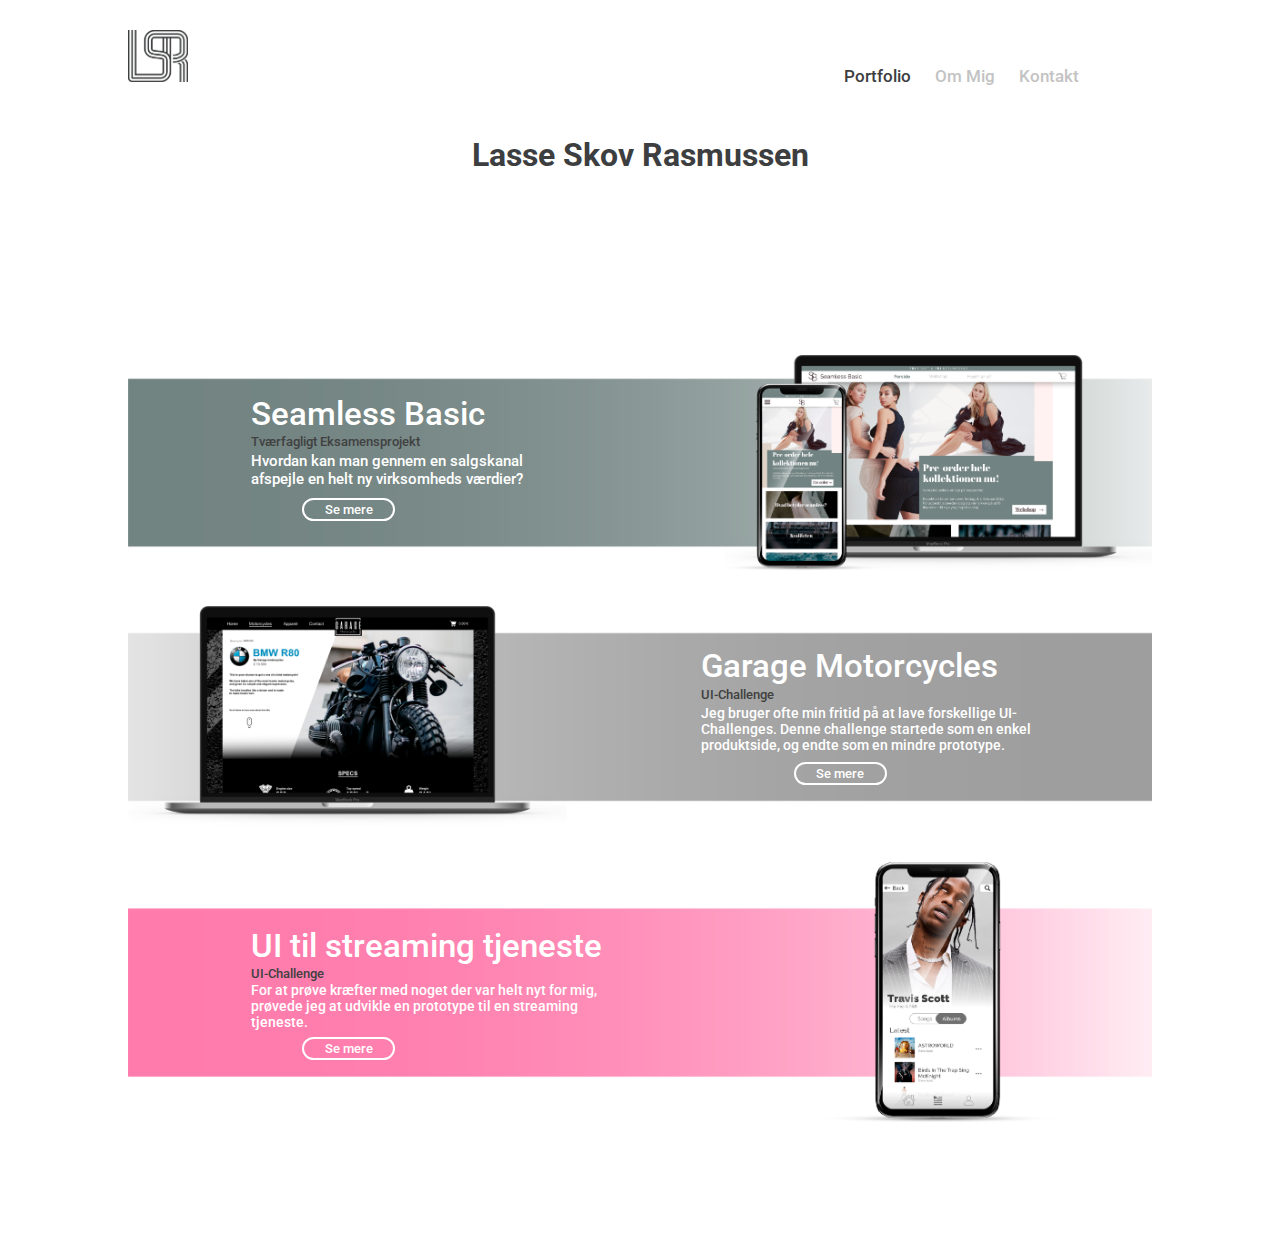
<file: index.html>
<!DOCTYPE html>



<html lang="da">

<head>
    <meta charset="utf-8">
    <!-- udfyld linje 6 til SEO-->
    <meta name="description" content="">
    <meta name="viewport" content="width=device-width, initial-scale=1.0">
    <title>Lasse Skov - Digital designer</title>
    <link rel="stylesheet" href="css/style.css">
    <link href="https://fonts.googleapis.com/css?family=Roboto:500" rel="stylesheet">
    <link href="https://fonts.googleapis.com/css?family=Merriweather|Montserrat" rel="stylesheet">
    <link href="https://fonts.googleapis.com/css?family=Roboto" rel="stylesheet">

</head>

<body>
    <button onclick="topFunction()" id="myBtn" title="Go to top"><img src="images/pil.png" alt="pil"></button>

    <div id="myNav" class="overlay">
        <a href="javascript:void(0)" class="closebtn" onclick="closeNav()">&times;</a>
        <div class="overlay-content">
            <a href="index.html">Portfolio</a>
            <a href="about.html">Om mig</a>
            <a href="contact.html">Kontakt</a>
            <img src="images/logo.png" alt="logo" class="burgerlogo">
        </div>
    </div>
    <header>
        <a href="index.html"><img src="images/logo.png" alt="logo" class="headerlogo"></a>
        <nav>
            <a class="current" href="index.html">Portfolio</a>
            <a href="about.html">Om Mig</a>
            <a href="contact.html">Kontakt</a>
        </nav>
        <span class="burgermenu" onclick="openNav()">&#9776;</span>





    </header>
    <div class="hero">
        <h1 class="overskrift">Lasse Skov Rasmussen</h1>
    </div>

    <!--thumbs mobil -->

    <div class="thumbmobil">
        <!-- thumb mobil 1 -->
        <div class="mobilthumb">
            <img src="images/seammobil.png" alt="produktbillede">
            <div class="tekst">
                <h1 class="mobilthumbheader">Seamless Basic</h1>

                <p class="mobilemne">Tværfagligt Eksamensprojekt</p>
                <p class="mobilbeskrivende">Hvordan kan man gennem en salgskanal
                    afspejle en helt ny virksomheds værdier?</p>

                <div class="mobilknap"><a href="seamless.html">Se mere</a></div>
            </div>
        </div>

        <!-- thumb mobil 2 -->
        <div class="mobilthumb">
            <img src="images/garagemobil.png" alt="produktbillede">
            <div class="tekst">
                <h1 class="mobilthumbheader">Garage Motorcycles</h1>

                <p class="mobilemne">UI-Challenge</p>
                <p class="mobilbeskrivende2">Jeg bruger ofte min fritid på at lave forskellige UI-Challenges. Denne challenge
                    startede som en enkel produktside, og endte som en mindre prototype.</p>

                <div class="mobilknap2"><a href="garage.html">Se mere</a></div>
            </div>
        </div>

        <!-- thumb mobil 3 -->

        <div class="mobilthumb">
            <img src="images/musikmobil.png" alt="produktbillede">
            <div class="tekst">
                <h1 class="mobilthumbheader">UI til streaming tjeneste</h1>

                <p class="mobilemne">UI-Challenge</p>
                <p class="mobilbeskrivende">For at prøve kræfter med noget der var helt nyt for mig,
                    udviklede jeg en prototype til en streaming tjeneste.</p>

                <div class="mobilknap2"><a href="seamless.html">Se mere</a></div>
            </div>
        </div>


    </div>

    <!--thumbs computer -->
    <div class="thumbs">
        <div class="thumb1">
            <img src="images/seamlessthumb.png" alt="produktbillede">
            <div class="tekst">
                <h1 class="thumbheader1">Seamless Basic</h1>

                <p class="emne">Tværfagligt Eksamensprojekt</p>
                <p class="beskrivende">Hvordan kan man gennem en salgskanal
                    afspejle en helt ny virksomheds værdier?</p>

                <div class="knap1"><a href="seamless.html">Se mere</a></div>
            </div>
        </div>

        <!-- thumb 2 -->
        <div class="thumb2">
            <img src="images/garage.png" alt="produktbillede">
            <div class="tekst">
                <h1 class="thumbheader2">Garage Motorcycles</h1>

                <p class="emne2">UI-Challenge</p>
                <p class="beskrivende2">Jeg bruger ofte min fritid på at lave forskellige UI-Challenges. Denne challenge
                    startede som en enkel produktside, og endte som en mindre prototype.</p>

                <div class="knap2"><a href="garage.html">Se mere</a></div>
            </div>


        </div>

        <!-- thumb3-->
        <div class="thumb1">
            <img src="images/musik.png" alt="produktbillede">
            <div class="tekst">
                <h1 class="thumbheader3">UI til streaming tjeneste</h1>

                <p class="emne3">UI-Challenge</p>
                <p class="beskrivende3">For at prøve kræfter med noget der var helt nyt for mig,
                    prøvede jeg at udvikle en prototype til en streaming tjeneste. </p>

                <div class="knap3"><a href="#">Se mere</a></div>
            </div>
        </div>

    </div>





           <script>
        function openNav() {
            document.getElementById("myNav").style.width = "100%";
        }

        function closeNav() {
            document.getElementById("myNav").style.width = "0%";
        }

        $(".hover").mouseleave(
            function() {
                $(this).removeClass("hover");
            }
        );
    </script>
        <script>
 window.onscroll = function() {scrollFunction()};

function scrollFunction() {
  if (document.body.scrollTop > 20 || document.documentElement.scrollTop > 20) {
    document.getElementById("myBtn").style.display = "block";
  } else {
    document.getElementById("myBtn").style.display = "none";
  }
}

// When the user clicks on the button, scroll to the top of the document
function topFunction() {
  document.body.scrollTop = 0;
  document.documentElement.scrollTop = 0;
}
    </script>
       

        
    


</body>
</html>
</file>
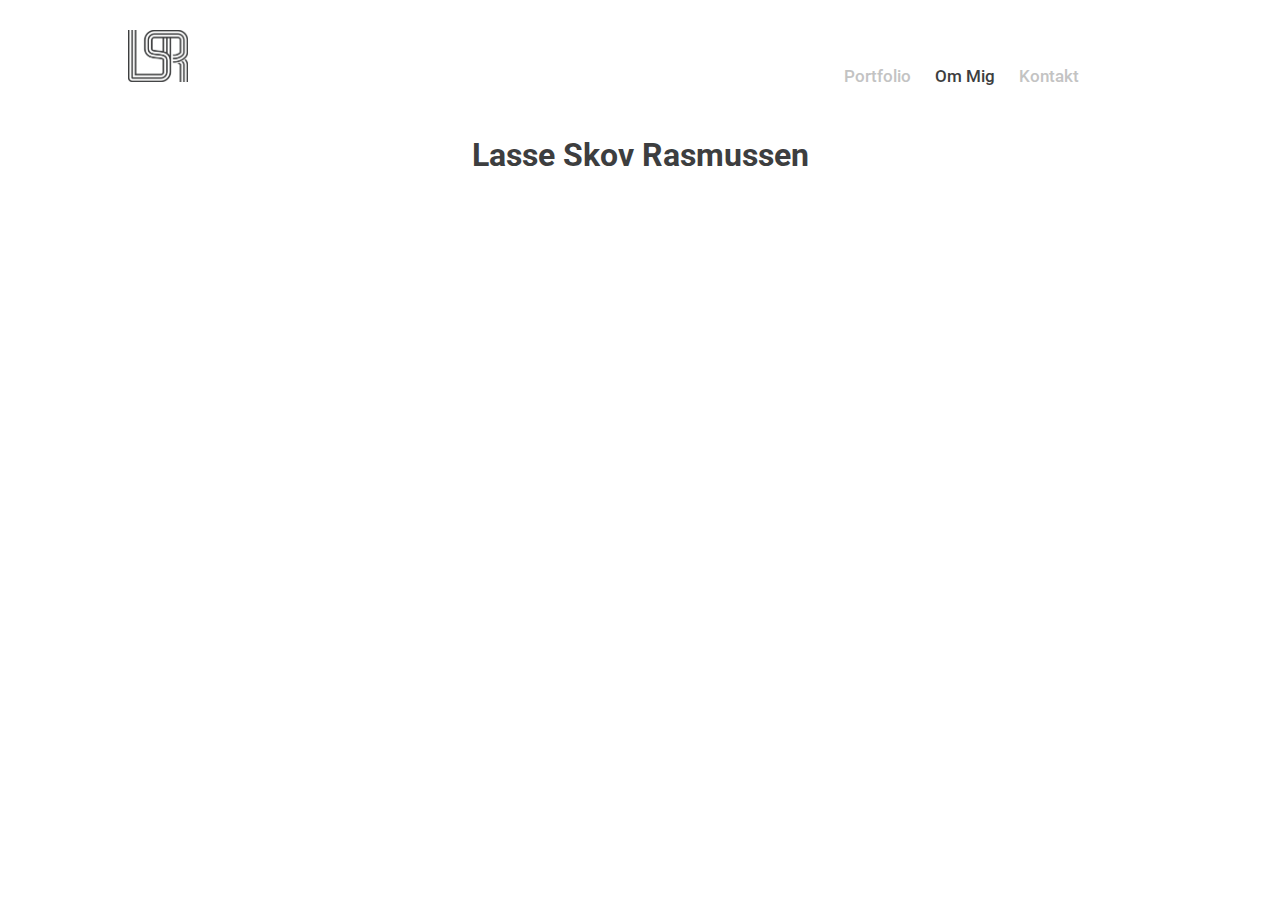
<file: about.html>
<!DOCTYPE html>



<html lang="da">

<head>
    <meta charset="utf-8">
    <!-- udfyld linje 6 til SEO-->
    <meta name="description" content="">
    <meta name="viewport" content="width=device-width, initial-scale=1.0">
    <title>Lasse Skov - Digital designer</title>
    <link rel="stylesheet" href="css/style.css">
    <link href="https://fonts.googleapis.com/css?family=Roboto:500" rel="stylesheet">
    <link href="https://fonts.googleapis.com/css?family=Merriweather|Montserrat" rel="stylesheet">
    <link href="https://fonts.googleapis.com/css?family=Roboto" rel="stylesheet">
  
</head>

<body>
  
  <div id="myNav" class="overlay">
  <a href="javascript:void(0)" class="closebtn" onclick="closeNav()">&times;</a>
  <div class="overlay-content">
    <a href="#">Portfolio</a>
    <a href="#">Om mig</a>
    <a href="#">Kontakt</a>
    <img src="images/logo.png" alt="logo" class="burgerlogo">
  </div>
</div>
  <header>
  <a href="index.html"><img src="images/logo.png" alt="logo" class="headerlogo"></a>
  <nav>
<a href="index.html">Portfolio</a>
  <a  class="current" href="about.html">Om Mig</a>
  <a href="contact.html">Kontakt</a>
      </nav>
  <span class="burgermenu" onclick="openNav()">&#9776;</span>
  

  


   </header>
   <div class="hero">
   <h1 class="overskrift">Lasse Skov Rasmussen</h1>
   </div>
   



<script>
function openNav() {
  document.getElementById("myNav").style.width = "100%";
}

function closeNav() {
  document.getElementById("myNav").style.width = "0%";
}
    
     $(".hover").mouseleave(
    function () {
      $(this).removeClass("hover");
    }
  );
</script>


</body>
</html>
</file>
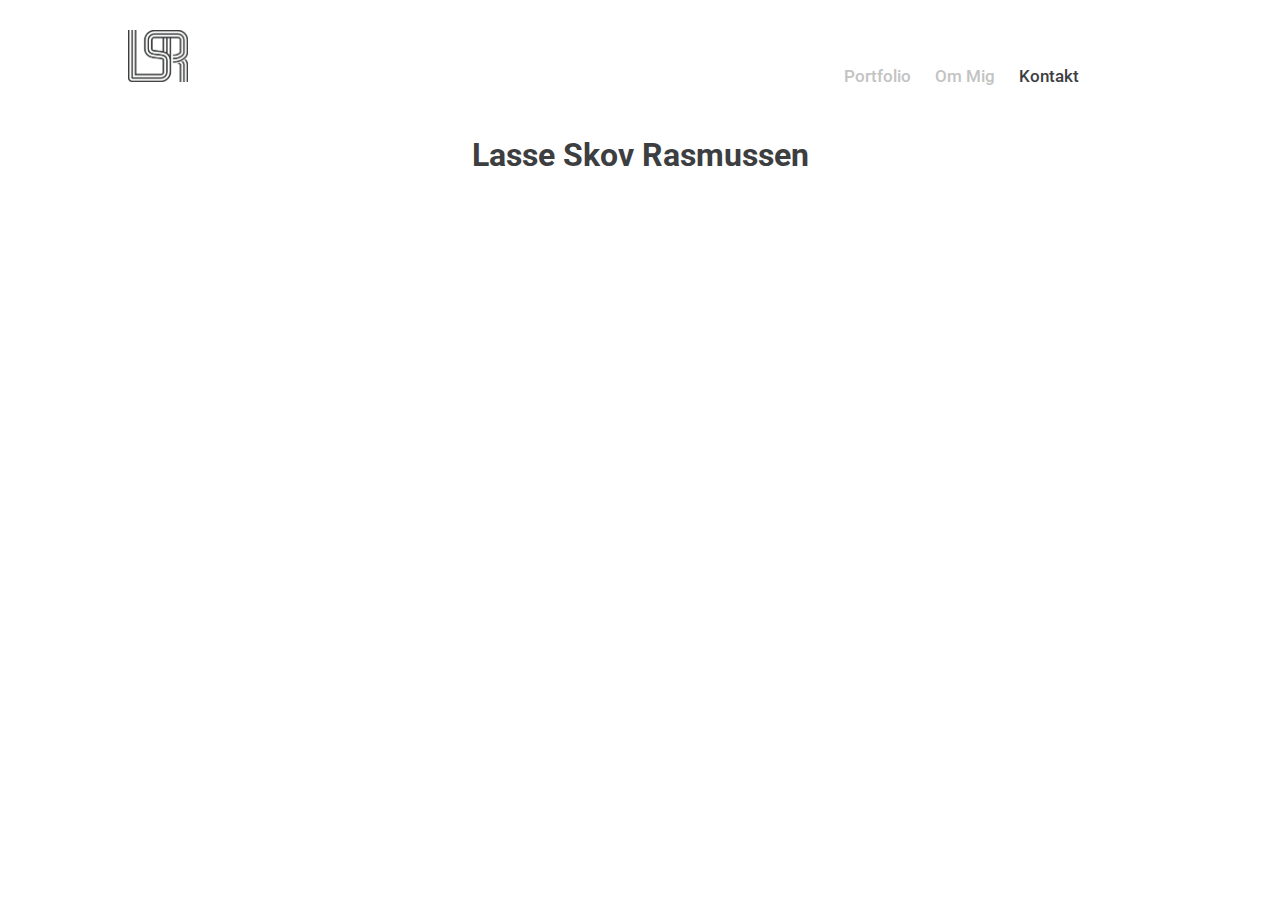
<file: contact.html>
<!DOCTYPE html>



<html lang="da">

<head>
    <meta charset="utf-8">
    <!-- udfyld linje 6 til SEO-->
    <meta name="description" content="">
    <meta name="viewport" content="width=device-width, initial-scale=1.0">
    <title>Lasse Skov - Digital designer</title>
    <link rel="stylesheet" href="css/style.css">
    <link href="https://fonts.googleapis.com/css?family=Roboto:500" rel="stylesheet">
    <link href="https://fonts.googleapis.com/css?family=Merriweather|Montserrat" rel="stylesheet">
    <link href="https://fonts.googleapis.com/css?family=Roboto" rel="stylesheet">
  
</head>

<body>
  
  <div id="myNav" class="overlay">
  <a href="javascript:void(0)" class="closebtn" onclick="closeNav()">&times;</a>
  <div class="overlay-content">
    <a href="#">Portfolio</a>
    <a href="#">Om mig</a>
    <a href="#">Kontakt</a>
    <img src="images/logo.png" alt="logo" class="burgerlogo">
  </div>
</div>
  <header>
  <a href="index.html"><img src="images/logo.png" alt="logo" class="headerlogo"></a>
  <nav class="nav">
<a  href="index.html">Portfolio</a>
  <a href="about.html">Om Mig</a>
  <a class="current" href="contact.html">Kontakt</a>
      </nav>
  <span class="burgermenu" onclick="openNav()">&#9776;</span>
  

  


   </header>
   <div class="hero">
   <h1 class="overskrift">Lasse Skov Rasmussen</h1>
   </div>
   



<script>
function openNav() {
  document.getElementById("myNav").style.width = "100%";
}

function closeNav() {
  document.getElementById("myNav").style.width = "0%";
}
    
     $(".hover").mouseleave(
    function () {
      $(this).removeClass("hover");
    }
  );
</script>


</body>
</html>
</file>
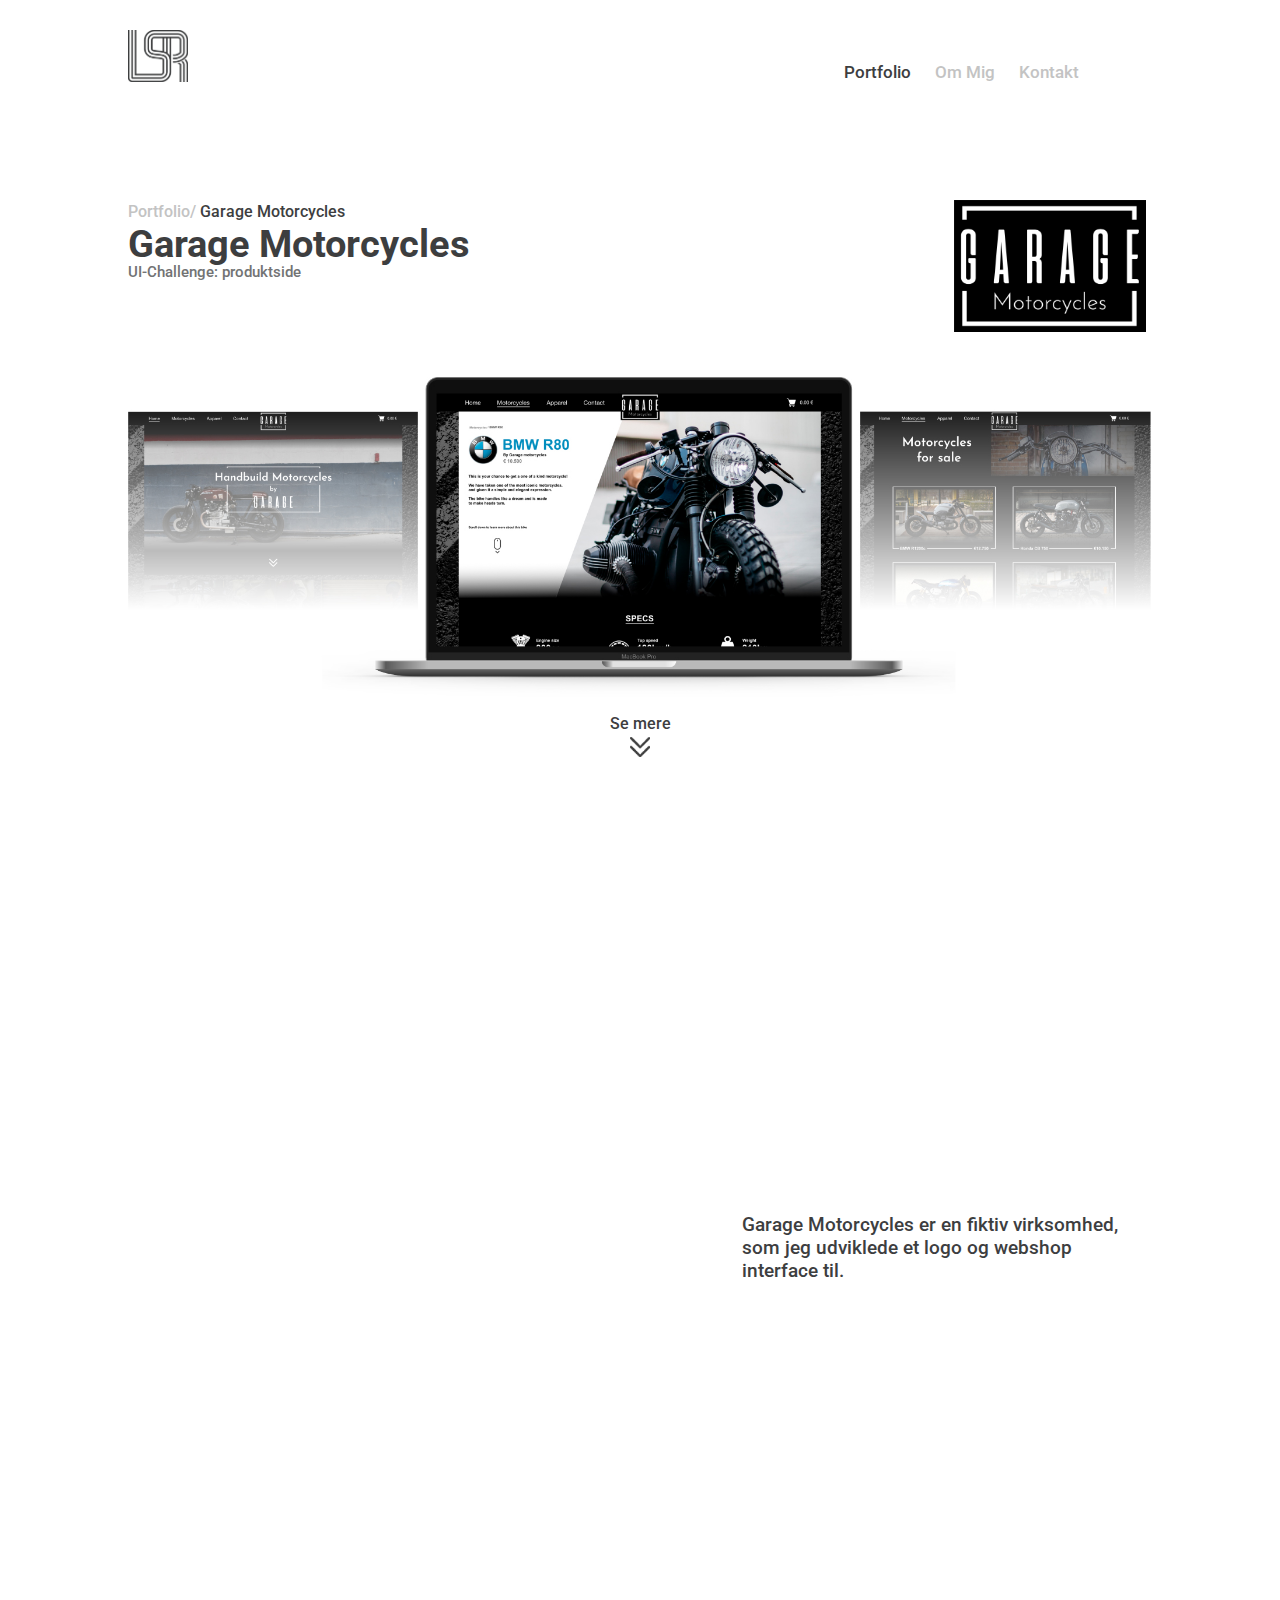
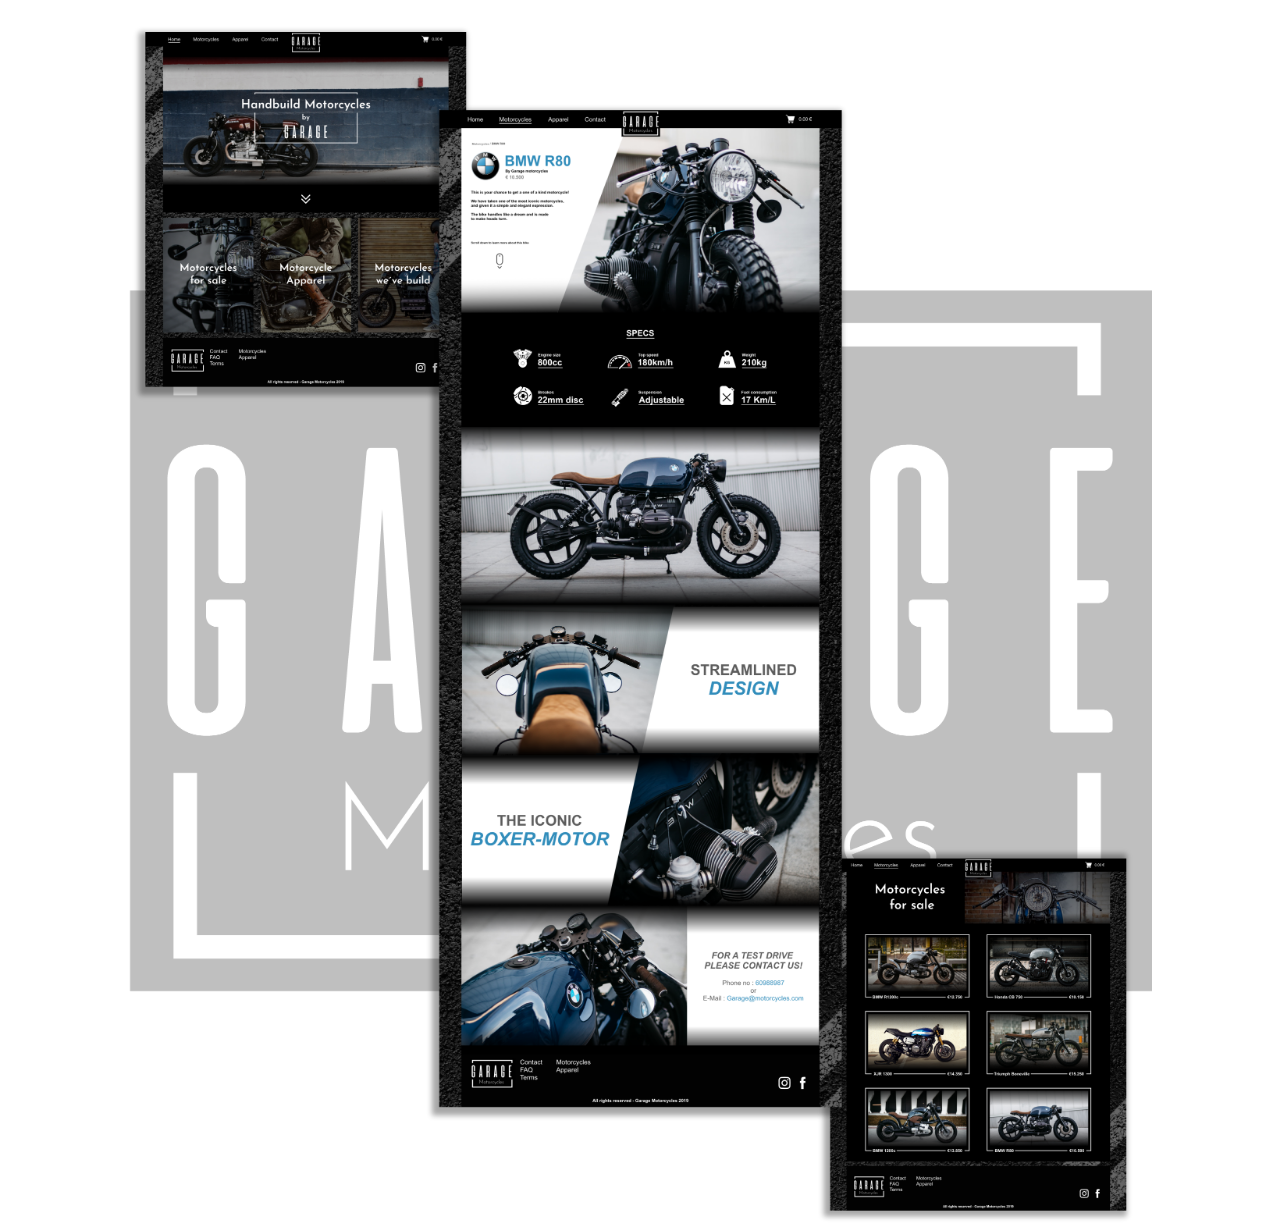
<file: garage.html>
<html lang="da">

<head>
    <!DOCTYPE html>



    <html lang="da">

    <head>
    <meta charset="utf-8">
    <!-- udfyld linje 6 til SEO-->
    <meta name="description" content="">
    <meta name="viewport" content="width=device-width, initial-scale=1.0">
    <title>Lasse Skov - Digital designer</title>
    <link rel="stylesheet" href="css/style.css">
    <link href="https://fonts.googleapis.com/css?family=Roboto:500" rel="stylesheet">
    <link href="https://fonts.googleapis.com/css?family=Merriweather|Montserrat" rel="stylesheet">
    <link href="https://fonts.googleapis.com/css?family=Roboto" rel="stylesheet">

</head>

<body>
    <button onclick="topFunction()" id="myBtn" title="Go to top"><img src="images/pil.png" alt="pil"></button>

    <div id="myNav" class="overlay">
        <a href="javascript:void(0)" class="closebtn" onclick="closeNav()">&times;</a>
        <div class="overlay-content">
            <a href="index.html">Portfolio</a>
            <a href="#">Om mig</a>
            <a href="#">Kontakt</a>
            <img src="images/logo.png" alt="logo" class="burgerlogo">
        </div>
    </div>
    <header>
        <a href="index.html"><img src="images/logo.png" alt="logo" class="headerlogo"></a>
        <nav>
            <a class="current" href="index.html">Portfolio</a>
            <a href="about.html">Om Mig</a>
            <a href="contact.html">Kontakt</a>
        </nav>
        <span class="burgermenu" onclick="openNav()">&#9776;</span>

    </header>
    <div class="hero">
        <div class="breadcrumbs">

            <a class="crumb" href="index.html">Portfolio/</a>
            <a class="nu" href="index.html">Garage Motorcycles</a>

        </div>

        <h1 class="titel">Garage Motorcycles</h1>
        <p class="undertitel">UI-Challenge: produktside</p>



        <img src="images/garagemobil.png" alt="produkt billede" class="seammobil">

        <img src="images/garage-logo.png" alt="logo" class="garagelogo">

        <img class="garagehead" src="images/garagehead.jpg" alt="produktbillede">
    </div>

    <div class="scroll2">
        <span class="sort">
            <p>Se mere</p>
        </span>
        <img src="images/scroll2.png" alt="scroll-icon">
    </div>

    <section class="garagetekst">
        <video class="garagevid1" autoplay loop >

            <source src="images/garagevid.mp4" type="video/mp4">

        </video>

        <video autoplay loop class="garagevid2" >
            <source  src="images/garagevid2.mp4" type="video/mp4">

        </video>

        <p>Garage Motorcycles er en fiktiv virksomhed, som jeg udviklede et logo og webshop interface til.
        </p>

    </section>

    <section class="seamless-sites">

        <img class="collage garagecollage" src="images/garagemid.png" alt="produktbilleder">

    </section>


    <script>
        function openNav() {
            document.getElementById("myNav").style.width = "100%";
        }

        function closeNav() {
            document.getElementById("myNav").style.width = "0%";
        }

        $(".hover").mouseleave(
            function() {
                $(this).removeClass("hover");
            }
        );
    </script>
    <script>
        window.onscroll = function() {
            scrollFunction()
        };

        function scrollFunction() {
            if (document.body.scrollTop > 20 || document.documentElement.scrollTop > 20) {
                document.getElementById("myBtn").style.display = "block";
            } else {
                document.getElementById("myBtn").style.display = "none";
            }
        }

        // When the user clicks on the button, scroll to the top of the document
        function topFunction() {
            document.body.scrollTop = 0;
            document.documentElement.scrollTop = 0;
        }
    </script>


</body>

</html>
</file>
<file: css/style.css>
/*mobil menu*/
@media (min-width:0px) and (max-width:1023px) {
    
    
#myBtn {
  display: none;
  position: fixed;
  bottom: 20px;
  right: 15px;
  z-index: 99;
  
  border: none;
  outline: none;
  background-color:transparent;
  color: white;
  border:solid 0.5px black; 
  cursor: pointer;
  padding: 10px;
  border-radius: 10px
  
}
    #myBtn img{
        width:15px;
    }
#myBtn:hover {
  background-color: pink;
}

    html body {
        font-family: 'Roboto', sans-serif;
        margin: 0;
        font-weight: 500;
    }

    /*mobil menu*/
    .overlay {
        height: 100%;
        width: 0;
        position: fixed;
        z-index: 1;
        top: 0;
        left: 0;
        background-color: white;
        overflow-x: hidden;
        transition: 0.5s;
    }

    .overlay-content {
        position: relative;
        top: 25%;
        width: 100%;
        text-align: center;
        margin-top: 30px;
    }

    .overlay a {
        padding: 8px;
        text-decoration: none;
        font-size: 36px;
        color: #3D3E3F;
        display: block;
        transition: 0.3s;


    }



    .overlay-content a {
        margin-top: 30px;
        font-weight: 100;
    }

    .overlay a:hover,
    .overlay a:focus {
        text-decoration: underline;
    }

    .overlay .closebtn {
        position: absolute;
        top: 20px;
        right: 45px;
        font-size: 60px;
    }



    .burgermenu {
        font-size: 40px;
        margin-left: 88%;
        position: relative;
        top: 23px;
        color: #3D3E3F;

    }

    .burgerlogo {
        max-width: 90px;
        margin-top: 40px;
    }

    .headerlogo {
        width: 50px;
        position: absolute;
        margin-left: 3%;
        top: 30px
    }

    .overskrift {
        text-align: center;
        font-family: 'Roboto', sans-serif;
        margin-top: 50px;
        color: #3D3E3F;
    }

    nav a {
        display: none;
    }

    .thumbs {
        display: none;
    }

    .breadcrumbs {
        display: none;
    }
    
    /* back to top*/
    #scroll {
    position:fixed;
    right:10px;
    bottom:10px;
    cursor:pointer;
    width:50px;
    height:50px;
    background-color:#3498db;
    text-indent:-9999px;
    display:none;
    -webkit-border-radius:60px;
    -moz-border-radius:60px;
    border-radius:60px
}
#scroll span {
    position:absolute;
    top:50%;
    left:50%;
    margin-left:-8px;
    margin-top:-12px;
    height:0;
    width:0;
    border:8px solid transparent;
    border-bottom-color:#ffffff;
}


    /*forside thumbs*/
    .mobilthumb {
        width: 100%;
        position: relative;
        text-align: center;
        margin-top: 5%;
    }

    .mobilthumb img {
        width: 100%;
        position: relative;

    }

    .mobilthumbheader {
        color: white;
        position: absolute;
        top: 47%;
        left: 50%;
        transform: translate(-50%, -50%);
        font-weight: 500;
        white-space: nowrap;
        font-size: 6vw;


    }

    .mobilemne {
        color: #414141;
        position: absolute;
        top: 55%;
        left: 50%;
        transform: translate(-50%, -50%);
        font-weight: 500;
        white-space: nowrap;
        font-size: 4vw;
    }

    .mobilbeskrivende {
        color: white;
        position: absolute;
        top: 65%;
        left: 50%;
        transform: translate(-50%, -50%);
        font-weight: 500;
        width: 80%;
        line-height: 25px;
        font-size:4vw;
    }

    .mobilbeskrivende2 {
        color: white;
        position: absolute;
        top: 70%;
        left: 50%;
        transform: translate(-50%, -50%);
        font-weight: 500;
        width: 80%;
        line-height: 25px;
       font-size:4vw;
            
    }

    .mobilknap a {

        position: absolute;
        top: 80%;
        left: 50%;
        transform: translate(-50%, -50%);
        font-family: roboto;
        text-decoration: none;
        color: white;
        font-size: 25px;
        font-weight: 500;
        border: 2px solid;
        border-radius: 100px;
        padding: 0.5% 3.5%
    }

    .mobilknap2 a {

        position: absolute;
        top: 91%;
        left: 50%;
        transform: translate(-50%, -50%);
        font-family: roboto;
        text-decoration: none;
        color: white;
        font-size: 25px;
        font-weight: 500;
        border: 2px solid;
        border-radius: 100px;
        padding: 0.5% 3.5%
    }

    /*seamless side*/
    
    .titel{
        text-align: center; 
        color:#3D3E3F;
        position: relative;
        top:70px;
        font-size:11vw;
        font-weight: 500;
    }
    
    .undertitel{
        
        text-align: center; 
        color:#727374;
        position: relative;
        top:50px;
        font-size: 3.8vw;
        
    }

    .back {
        display: none;
    }

    .headimg {
        display: none;

    }

    .seammobil {
        width: 100%;
        margin-bottom: -220px;
    }


    .scroll {
        display:none;
    }

    .seamlesstekst {
        
        background-color: #728381;
        color: white;
        width:100%;
        margin:0;
        padding-bottom: 20px;
  
    }

    .seamlesstekst img {
        width: 100%;
    }

    .seamlesstekst p {
      position: relative;
        width: 80%;
        left: 10%;
        font-size: 4.5vw;;
        font-weight: 500;

    }

    .collage {
        width:100%;
    }
    
    .seamvideo{
        width:100%;
        background-color:#728381;
          
    }
    
    .seamvideo p{
        margin:0;
        color:white;
        width:80%;
        margin-left:10%;
        padding-top:70px;
        font-size:4.5vw;
        font-weight: 500;
        text-align: center;
    }

    .seamvideo video {
        width: 100%;
       
    }
    
    .seamvideo2{
        width:100%;
        background-color:#728381;
    }
    
    .seamvideo2 video{
        width:100%;
    }
    
    .seamvideo2 p{
        margin:0;
        color:white;
        width:80%;
        margin-left:10%;
       
        font-size:4.5vw;
        font-weight: 500;
        text-align: center;
    }
    
    /*garage side*/
    .garagehead{
        display: none;
    }
    
    .scroll2{
        display: none;
    }
    
    .garagelogo{
        display: none;
    }
    
    .garagetekst {
        
        background-color: #9e9e9e;
        color: white;
        width:100%;
        margin:0;
        margin-top:-120px;
        padding-bottom: 20px;
  
    }

    .garagetekst video {
        width: 100%;
        margin-top:100px
    }

    .garagetekst p {
      position: relative;
        width: 80%;
        left: 10%;
        font-size: 4.5vw;
        font-weight: 500;
        
        margin-bottom: 80px;

    }
    
    .seamless-sites{
        background-color: #9e9e9e;
        width:100%;
    
    }
    
    .garagevid2{
        display: none;
    }
}

@media (min-width:600px )  {


    .headerlogo {
        width: 60px;
        margin-left: 6%;


    }
    

    .mobilthumb {
        width: 45%;
        position: relative;
        text-align: center;
        margin-top: 5%;
        margin-left: 3.3%;
        float: left;

    }

    .mobilknap a {
        top: 91%;
    }

    .mobilknap a,
    .mobilknap2 a {
        font-size: 20px;
    }
    
        
    .mobilthumbheader{
        font-size: 3.5vw;
    }
    
    .mobilemne{
        font-size: 1.9vw;
        margin:0;
    }
    
    .mobilbeskrivende, .mobilbeskrivende2{
        font-size: 2vw
    }

    /* seamless side*/
    .titel{
        font-size: 9vw;
    }
    
    .undertitel{
        font-size:3vw;
    }
    
    .seamlesstekst{
        width:100%;
        position: relative;
        height:400px;
        margin-top:-410px;
        background-color: transparent;
        padding:0;
        
        
    }
    
    .seamlesstekst img{
        width:50%;
        position: absolute;
         top: 50%;
        left: 25%;
        transform: translate(-50%, -50%);
        
    }
    
    .seamlesstekst p{
        width:45%;
        font-size: 1.9vw;
         top: 48%;
        left: 70%;
        transform: translate(-50%, -50%);
        
        position:absolute;
    }
   
    .seammobil{
        margin-bottom:-200px;
    }
    
    .scroll{
        display:none;
        
 
    }
    
        .scroll p {
        color: white;
        position: absolute;
        top: 20%;
        left: 50%;
        transform: translate(-50%, -50%);
        font-weight: 500;
        font-size: 
    }

    .scroll img {

        position: absolute;
        top: 50%;
        left: 50%;
        transform: translate(-50%, -50%);
        width: 20px
    }
    
  .seamvideo{
        width:100%;
        background-color:#728381;
        position: relative;
      margin-bottom: -5%
        
        
    }
    
    .seamvideo2{
        width:100%;
        background-color:#728381;
        position: relative;
        
        
     
        
    }
    
    .seamvideo p{
        margin:0;
        color:white;
        width:30%;
        margin-left:10%;
        padding-top:70px;
        font-size:1.9vw;
        font-weight: 500;
        top: 45%;
        left: 67%;
        transform: translate(-50%, -50%);
        position: absolute;
        text-align: left;
        
    }

    .seamvideo video {
        width: 60%;
        
       
    }
    
    .seamvideo2 video{
        width: 60%;
       margin-left: 40%;
      
        
    }
    
    .seamvideo2 p{
        
         margin:0;
        color:white;
        width:30%;
        margin-left:10%;
        padding-top:70px;
        font-size:1.9vw;
        font-weight: 500;
        top: 43%;
        left: 15%;
        transform: translate(-50%, -50%);
        position: absolute;
        text-align: left;
        
    }
    
    /*garage*/
        .garagetekst{
        width:100%;
        position: relative;
        height:450px;
        margin-top:-430px;
        background-color: transparent;
        padding:0;
        margin-bottom: 50px; 
        background-color: #9e9e9e;    
        
        
    }
    
    .garagetekst video{
        width:60%;
        position: absolute;
         top: 29%;
        left: 33%;
        transform: translate(-50%, -50%);
        
    }
    
    .garagetekst p{
        width:27%;
        font-size: 1.9vw;
         top: 46%;
        left: 75%;
        transform: translate(-50%, -50%);
        position:absolute;
        margin:0;
    }
    
    .garagecollage{
        width:90%;
        margin-left: 5%;
        margin-top: 0px;
    }
    
    .garagevid2{
        display: none;
    }
    
    
    
    




}





@media (min-width:1024px) {
    html body {
        font-family: 'Roboto', sans-serif;
        margin: 0;
        font-weight: 500;
    }
    
    header{
        position: relative;
        top:20px;
    }
    
    #myBtn {
  display: none;
  position: fixed;
  bottom: 20px;
  right: 3%;
  z-index: 99;
  border: none;
  outline: none;
  background-color:transparent;
  color: white;
  border:solid 0.5px black; 
  cursor: pointer;
  padding: 15px;
  border-radius: 10px;
  
}
    #myBtn img{
        width:20px;
    }
#myBtn:hover {
  background-color: pink;
}




    /*navigation*/

    .burgermenu {
        display: none;
    }

    .headerlogo {
        margin-left: 0;
        top: 36px;

    }

    nav a {
        top: -20px;
        font-size: 17px;
        margin-left: 20px;
        position: relative;
        left: 68%;
        font-family: roboto;
        text-decoration: none;
        color: #C3C3C3;

    }

    nav a:hover {
        opacity: 0.5;
        color: #3D3E3F;
    }

    header {
        width: 80%;
        margin-left: 10%;
        margin-top: 10px;


    }

    .current,
    .nav:hover {
        color: #3D3E3F;
    }

    .overskrift {
        text-align: center;
        font-family: 'Roboto', sans-serif;
        margin-top: 50px;
        color: #3D3E3F;
    }


    .thumbmobil {
        display: none;
    }

    /*forside*/

    .thumbs {
        width: 80%;
        margin: 10%;
        display: inline-block;

    }



    .thumb1,
    .thumb2 {

        position: relative;
        text-align: center;

    }




    .thumb1 img {
        width: 100%;
    }

    .thumb2 img {
        width: 100%;
    }

    .thumbheader1 {

        font-family: roboto;
        font-weight: 400;
        position: absolute;
        top: 18%;
        left: 12%;
        margin: 0;
        color: white;
        font-size: 2.6vw;
        font-weight: 500;

    }

    .thumb1,
    .thumb2,
    .thumb3 {
        margin-top: 3%;
    }

    .emne {
        font-family: roboto;
        font-weight: 400;
        position: absolute;
        top: 36%;
        left: 12%;
        margin: 0;
        font-size: 1vw;
        font-weight: 500;
        color: #414141;
    }

    .beskrivende {
        font-family: roboto;
        font-weight: 500;
        position: absolute;
        top: 44%;
        left: 12%;
        margin: 0;
        font-size: 1.2vw;
        color: white;
        width: 30%;
        text-align: left;
        font-weight: 500;
       
    }

    .knap1 a {
        position: absolute;
        left: 17%;
        top: 65%;
        font-family: roboto;
        text-decoration: none;
        color: white;
        font-size: 1vw;
        font-weight: 500;
        border: 2px solid;
        border-radius: 100px;
        padding: 0.2% 2%
    }

    .thumbheader2 {
        font-family: roboto;
        font-weight: 500;
        position: absolute;
        top: 18%;
        left: 56%;
        margin: 0;
        color: white;
        font-size: 2.6vw; 

    }

    .emne2 {
        font-family: roboto;
        font-weight: 500;
        position: absolute;
        top: 36%;
        left: 56%;
        margin: 0;
        font-size: 1vw;
        font-weight: 500;
        color: #414141;
    }

    .beskrivende2 {
        font-family: roboto;
        font-weight: 500;
        position: absolute;
        top: 44%;
        left: 56%;
        margin: 0;
        font-size: 1.1vw;
        color: white;
        width: 37%;
        text-align: left;
        font-weight: 500;
        

    }

    .knap2 a {
        position: absolute;
        left: 65%;
        top: 69%;
        font-family: roboto;
        text-decoration: none;
        color: white;
        font-size: 1vw;
        font-weight: 500;
        border: 2px solid;
        border-radius: 100px;
        padding: 0.2% 2%
    }

    .thumbheader3 {

        font-family: roboto;
        font-weight: 500;
        position: absolute;
        top: 24%;
        left: 12%;
        margin: 0;
        color: white;
        font-size: 2.6vw;

    }

    .emne3 {
        font-family: roboto;
        font-weight: 500;
        position: absolute;
        top: 39%;
        left: 12%;
        margin: 0;
        font-size: 1vw;
        font-weight: 500;
        color: #414141;

    }

    .beskrivende3 {
        font-family: roboto;
        font-weight: 500;
        position: absolute;
        top: 45%;
        left: 12%;
        margin: 0;
        font-size: 1.1vw;
        color: white;
        width: 37%;
        text-align: left;
        font-weight: 500;
       

    }

    .knap3 a {
        position: absolute;
        left: 17%;
        top: 66%;
        font-family: roboto;
        text-decoration: none;
        color: white;
        font-size: 1vw;
        font-weight: 500;
        border: 2px solid;
        border-radius: 100px;
        padding: 0.2% 2%
    }


    /*breadcrumbs på enkelt sider*/
    .breadcrumbs {
        display: inline-block;
        width: 80%;
        margin-left: 10%;
        margin-bottom: -5px;
        margin-top: 120px;

    }

    .breadcrumbs li {
        list-style: none;

    }

    .breadcrumbs a {
        text-decoration: none;
        color: #C3C3C3;

    }

    .breadcrumbs .nu {
        color: #3D3E3F;
    }
    
    .crumb: hover{
        color:#3D3E3F;
    }

    /*overskrift på enkeltsider*/
    .titel {
        font-size: 3vw;
        margin: 5px;
        width: 80%;
        margin-left: 10%;
        color: #3D3E3F;


    }

    .undertitel {
        width: 80%;
        margin-left: 10%;
        color: #727374;
        margin-top: -8;
        font-weight: 500;
        font-size:1.2vw;
    }

    /*billede seamless øverst*/
    .headimg {
        max-width: 60%;
        margin-left: 40%;
        position: absolute;
        top: 150px;
        display: inline;


    }
    
    .seammobil{
        display: none;
    }

    /*baggrundsbilelde top af seamless side*/
    .back {
        width: 100%;
        position: relative;
        display: inline-block;
        top: 20px;

    }

    /*se mere ikon og tekst */
    .scroll {
        height: 200px;
        position: relative;
        width: 100%;
        top: -170px;
        display: inline-block;
    }

    .scroll p {
        color: white;
        position: absolute;
        top: 30%;
        left: 50%;
        transform: translate(-50%, -50%);
        font-weight: 500;
    }

    .scroll img {

        position: absolute;
        top: 50%;
        left: 50%;
        transform: translate(-50%, -50%);
        width: 20px
    }

    /*billede med tekst på seamless*/
    .seamlesstekst {
        position: relative;
        width: 100%;
        background-color: #728381;
        height: 800px;
        margin-top: -200px
    }

    .seamlesstekst img {
        position: absolute;
        top: 50%;
        left: 30%;
        transform: translate(-50%, -50%);
        width: 50%;

    }

    .seamlesstekst p {
        position: absolute;
        top: 50%;
        left: 70%;
        transform: translate(-50%, -50%);
        width: 40%;
        color: white;
        font-size: 1.5vw;
        font-weight: 500;

    }

    .collage {
        width: 100%;
        display: inline-block;

    }
    
    .seamvideo{
        position: relative;
        width:100%;
        background-color: #728381;
        color:white;
        font-weight: 500;
        margin-bottom: -5%
       
    }
    
    .seamvideo p{
         margin:0;
         position: absolute;
        top: 50%;
        left: 75%;
        transform: translate(-50%, -50%);
        width: 30%;
        font-size: 1.5vw;
        font-weight: 500;
        z-index: 99;
        
    }

    .seamvideo video {
        width: 60%;
        left:3%;
        

    }
    
    
    
     .seamvideo2 p{
        font-size: 1.5vw;
         left:19.5%;
         width:30%;
         
             
    }
    
    .seamvideo2 video{
        width:60%;
        margin-left:40%;
    }
    
   
    
   

    .overlay {
        display: none;
    }
    
    /*garage side*/
    
    .garagehead{
        width:80%;
        margin-left:10%;
        margin-top:80px;
    }
    
    .garagelogo {
        position: absolute;
        top:200px;
        left:74.5%;
        width:15%;
    }
    
    
    
    .sort p{
        text-align: center;
        font-family: roboto;
        color:#3D3E3F;
    }
    
       .scroll2 {
        height: 200px;
        position: relative;
        width: 100%;
        top: -170px;
        display: inline-block;
    }

    .scroll2 p {
        font-weight: 500;
        font-family: roboto;
        color:#3D3E3F;
        position: absolute;
        top: 90%;
        left: 50%;
        transform: translate(-50%, -50%);
        font-weight: 500;
    }

    .scroll2 img {

        position: absolute;
        top: 110%;
        left: 50%;
        transform: translate(-50%, -50%);
        width: 20px
    }
    
     .garagetekst {
        position: relative;
        width: 100%;
        background-color: transparent;
        height: 700px;
        margin-top: 0px;
    }

    .garagetekst video {
        display: inline-block;
        position: absolute;
        top: 50%;
        left: 30%;
        transform: translate(-50%, -50%);
        width: 50%;

    }

    .garagetekst p {
        position: absolute;
        top: 50%;
        left: 73%;
        transform: translate(-50%, -50%);
        width: 30%;
        color: #3D3E3F;
        font-size: 1.5vw;
        font-weight: 500;
        margin:0;
        width:30%;
        color:#3D3E3F;

    }
    
    .garagecollage{
        width:80%;
        margin-left: 10%;
        margin-top: -40px

    }
    
    .garagevid1{
        display: none;
    }
    
    


    
  

}






@media (min-width:1440px) {



    nav a {
        left: 77.5%
    }



    .thumbheader1,
    .thumbheader2,
    .thumbheader3 {
        
    }

    .emne {
        
        top: 37%;
    }

    .emne2 {
       

    }

    .emne3 {
        
        top: 38%;

    }

    .beskrivende {
       
       
     
        top: 45%;

    }

    .beskrivende2 {
        
       
    }

    .beskrivende3 {
        
        
      
        top: 45%;

    }



    .knap1 a {
        top: 67%;
    }

    .knap2 a {
        
        top: 69%
    }

    .knap3 a {
        top: 65%;
    }







}
</file>
